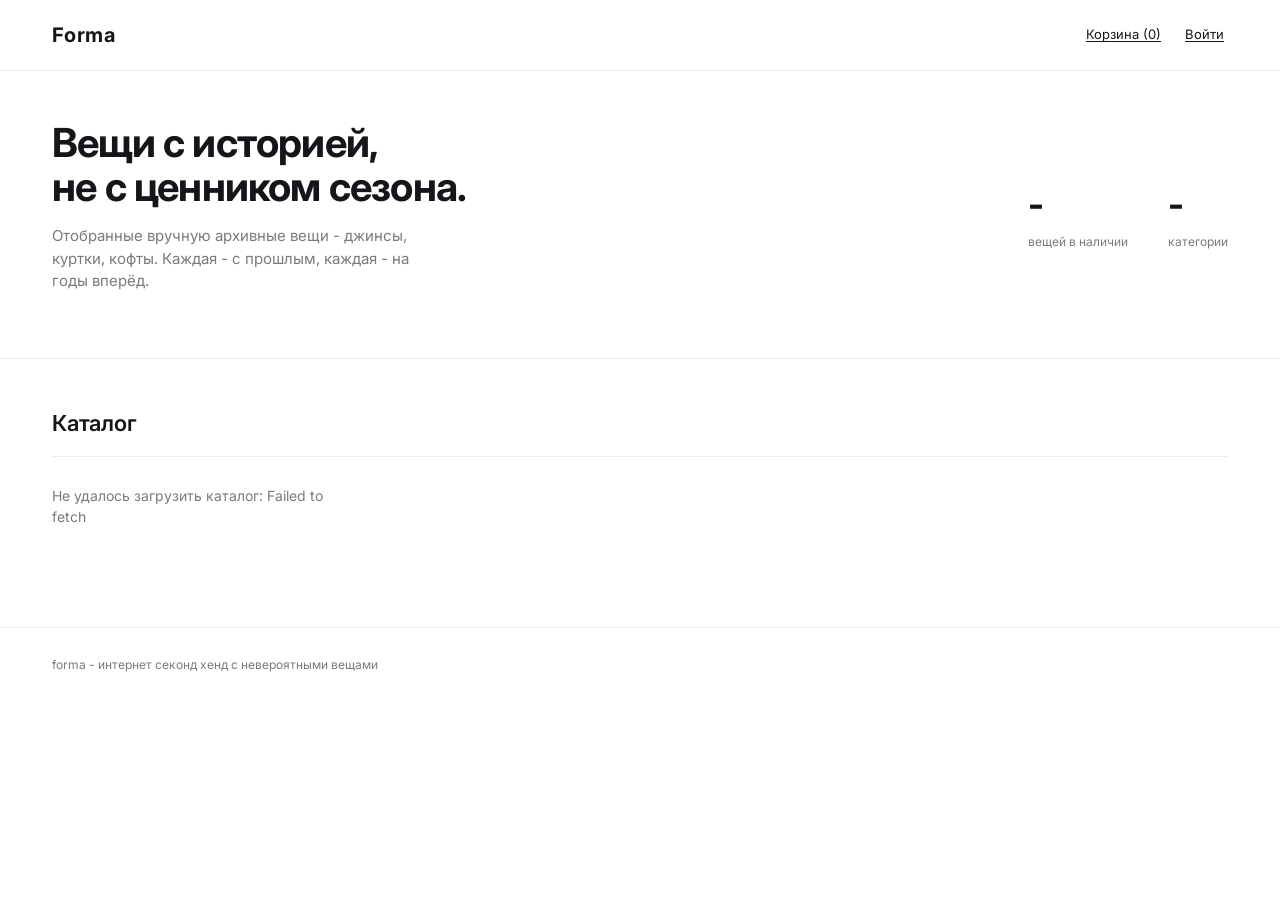
<file: frontend/index.html>
<!DOCTYPE html>
<html lang="ru">
<head>
<meta charset="UTF-8">
<meta name="viewport" content="width=device-width, initial-scale=1.0">
<title>forma - винтажная одежда</title>
<link rel="preconnect" href="https://fonts.googleapis.com">
<link href="https://fonts.googleapis.com/css2?family=Inter:wght@400;500;600;700&display=swap" rel="stylesheet">
<link rel="stylesheet" href="styles.css">
</head>
<body>

<header class="site-header" id="site-header"></header>

<section class="hero">
  <div class="wrap hero-grid">
    <div class="hero-copy">
      <h1>Вещи с историей,<br>не с ценником сезона.</h1>
      <p class="hero-sub">Отобранные вручную архивные вещи - джинсы, куртки, кофты. Каждая - с прошлым, каждая - на годы вперёд.</p>
    </div>
    <div class="hero-stats">
      <div class="stat"><span class="stat-num" id="stat-products">-</span><span class="stat-label">вещей в наличии</span></div>
      <div class="stat"><span class="stat-num" id="stat-categories">-</span><span class="stat-label">категории</span></div>
    </div>
  </div>
</section>

<main class="wrap">
  <section class="catalog">
    <div class="catalog-head">
      <h2>Каталог</h2>
      <div class="filter-row" id="category-filters"></div>
    </div>
    <div class="products" id="products"></div>
  </section>
</main>

<footer class="site-footer">
  <div class="wrap">forma - интернет секонд хенд с невероятными вещами</div>
</footer>

<div id="toast" class="toast"></div>

<script src="shared.js"></script>
<script>
let categories = [];
let allProducts = [];
let activeCategory = null;
let likedIds = new Set();

async function init() {
  await renderHeader();
  try {
    if (token) {
      const liked = await api("/products/liked");
      likedIds = new Set(liked.map(p => p.id));
    }
    await loadCategories();
    await loadProducts();
  } catch (e) {
    document.getElementById("products").innerHTML = `<div class="muted">Не удалось загрузить каталог: ${e.message}</div>`;
  }
}

async function loadCategories() {
  categories = await api("/categories/");
  document.getElementById("stat-categories").textContent = categories.length;

  const filters = document.getElementById("category-filters");
  filters.innerHTML =
    `<div class="filter-pill ${activeCategory === null ? 'active' : ''}" onclick="setFilter(null)">Все</div>` +
    categories.map(c => `<div class="filter-pill ${activeCategory === c.id ? 'active' : ''}" onclick="setFilter(${c.id})">${escapeHtml(c.name)}</div>`).join("");
}

function setFilter(categoryId) {
  activeCategory = categoryId;
  loadCategories();
  renderProducts();
}

async function loadProducts() {
  allProducts = await api("/products/");
  document.getElementById("stat-products").textContent = allProducts.length;
  renderProducts();
}

function renderProducts() {
  const container = document.getElementById("products");
  const list = activeCategory === null ? allProducts : allProducts.filter(p => p.category_id === activeCategory);

  if (list.length === 0) {
    container.innerHTML = `<div class="muted">В этой категории пока пусто.</div>`;
    return;
  }

  container.innerHTML = list.map(p => `
    <a class="product-card" href="product.html?id=${p.id}" onclick="return requireLoginToOpen(event)">
      <div class="product-image">
        ${p.image_url
          ? `<img src="${p.image_url}" alt="${escapeHtml(p.name)}" onerror="this.style.display='none'">`
          : `<div class="no-photo">без фото</div>`}
        <button class="like-heart ${likedIds.has(p.id) ? 'liked' : ''}" onclick="event.preventDefault(); toggleLike(${p.id})">♥</button>
      </div>
      <div class="product-name">${escapeHtml(p.name)}</div>
      <div class="product-meta">
        <span class="product-price">${p.price} ₽</span>
        <span class="muted">${p.stock_quantity} шт</span>
      </div>
      <div class="like-count">${p.likes_count} ${likeWord(p.likes_count)}</div>
    </a>
  `).join("");
}

function requireLoginToOpen(e) {
  //каталог виден всем, но открыть карточку конкретного товара можно только залогиненным
  if (!token) {
    e.preventDefault();
    toast("Войдите, чтобы посмотреть товар");
    window.location.href = "login.html";
    return false;
  }
  return true;
}

function likeWord(n) {
  const mod10 = n % 10;
  const mod100 = n % 100;
  if (mod10 === 1 && mod100 !== 11) return "лайк";
  if ([2, 3, 4].includes(mod10) && ![12, 13, 14].includes(mod100)) return "лайка";
  return "лайков";
}

async function toggleLike(productId) {
  if (!token) { toast("Сначала войдите", true); return; }
  try {
    const result = await api(`/products/${productId}/like`, { method: "POST" });
    if (result.liked) likedIds.add(productId);
    else likedIds.delete(productId);
    const product = allProducts.find(p => p.id === productId);
    if (product) product.likes_count = result.likes_count;
    renderProducts();
  } catch (e) { toast(e.message, true); }
}

init();
</script>
</body>
</html>
</file>
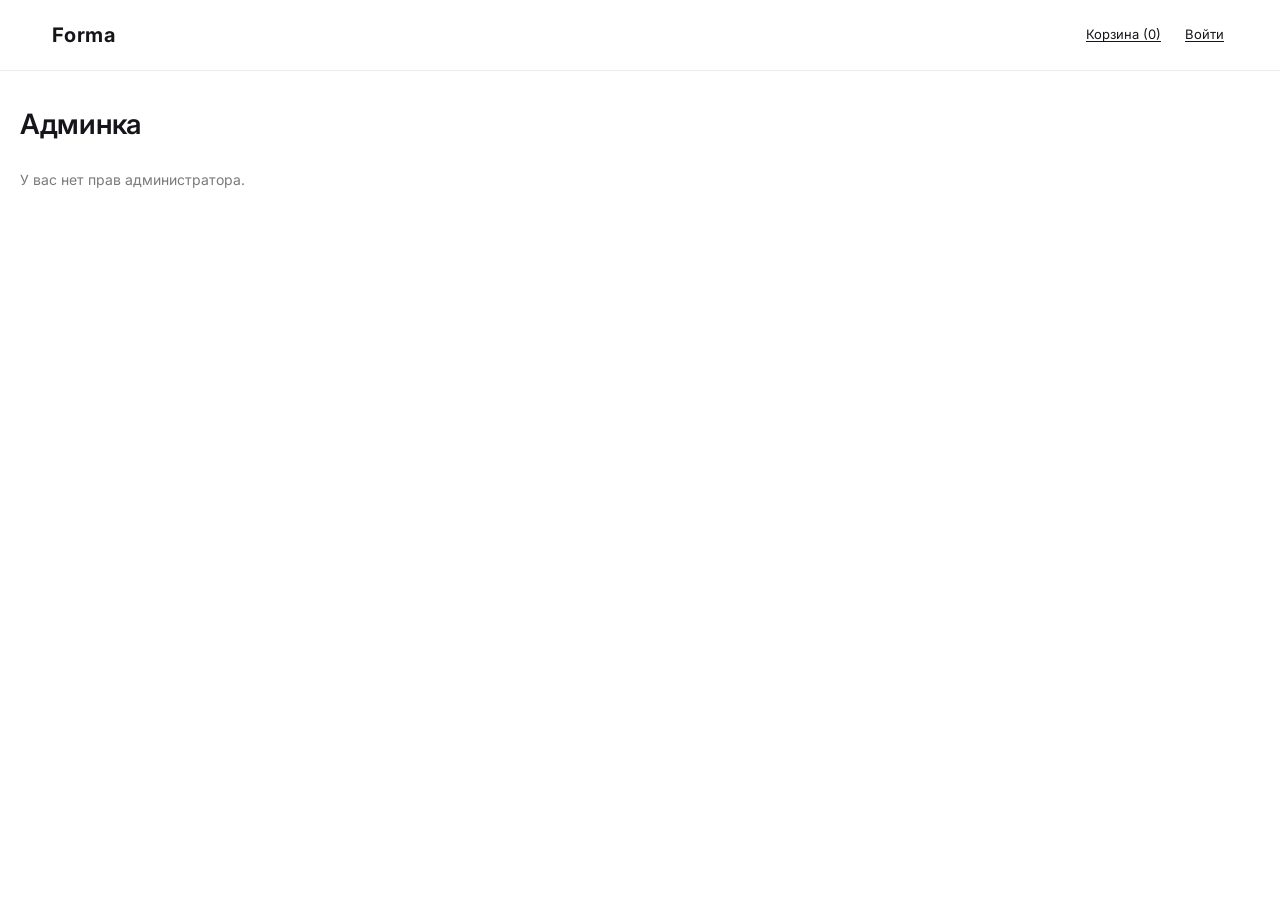
<file: frontend/admin.html>
<!DOCTYPE html>
<html lang="ru">
<head>
<meta charset="UTF-8">
<meta name="viewport" content="width=device-width, initial-scale=1.0">
<title>Админка - Forma</title>
<link rel="preconnect" href="https://fonts.googleapis.com">
<link href="https://fonts.googleapis.com/css2?family=Inter:wght@400;500;600;700&display=swap" rel="stylesheet">
<link rel="stylesheet" href="styles.css">
</head>
<body>

<header class="site-header" id="site-header"></header>

<main class="wrap admin-page">
  <h1>Админка</h1>
  <div id="not-admin" class="muted" style="display:none">У вас нет прав администратора.</div>

  <div id="admin-content" style="display:none">

    <section class="admin-section">
      <h2>Настройки</h2>
      <div class="admin-card">
        <h3>Telegram менеджера</h3>
        <p class="muted">Username без @, куда покупатели будут писать после оформления заказа.</p>
        <div class="field-row">
          <input id="manager-username" placeholder="username">
          <button class="btn-solid" onclick="saveManagerUsername()">Сохранить</button>
        </div>
      </div>
    </section>

    <section class="admin-section">
      <h2>Каталог</h2>
      <div class="admin-grid">
        <div class="admin-card">
          <h3>Новая категория</h3>
          <div class="field-row">
            <input id="cat-name" placeholder="Название">
            <button class="btn-solid" onclick="createCategory()">Добавить</button>
          </div>
        </div>
        <div class="admin-card">
          <h3>Новый товар</h3>
          <div class="field-stack">
            <input id="prod-name" placeholder="Название">
            <div class="field-row">
              <input id="prod-price" placeholder="Цена, ₽" type="number">
              <input id="prod-stock" placeholder="Остаток" type="number">
            </div>
            <select id="prod-category"></select>
            <div class="field-stack">
              <label class="muted" style="font-size:12px">Фото товара (можно несколько)</label>
              <input id="prod-image-file" type="file" accept=".jpg,.jpeg,.png,.webp" multiple>
              <div id="prod-image-preview"></div>
            </div>
            <textarea id="prod-description" placeholder="Описание (необязательно)" rows="2"></textarea>
            <button class="btn-solid" onclick="createProduct()">Добавить товар</button>
          </div>
        </div>
      </div>
    </section>

    <section class="admin-section">
      <h2>Категории</h2>
      <table class="admin-table" id="categories-table"></table>
    </section>

    <section class="admin-section">
      <h2>Товары <span class="muted">(артикул виден в первой колонке)</span></h2>
      <table class="admin-table" id="products-table"></table>
    </section>

    <section class="admin-section">
      <h2>Заказы</h2>
      <table class="admin-table" id="orders-table"></table>
    </section>

    <section class="admin-section">
      <h2>Статистика</h2>
      <button class="btn-outline" onclick="loadDashboard()">Обновить</button>
      <pre id="dashboard-output" class="dashboard-output"></pre>
    </section>

  </div>
</main>

<div id="toast" class="toast"></div>

<script src="shared.js"></script>
<script>
let categories = [];
let selectedFiles = [];

async function init() {
  const user = await renderHeader();
  if (!user || user.role !== "admin") {
    document.getElementById("not-admin").style.display = "block";
    return;
  }
  document.getElementById("admin-content").style.display = "block";
  document.getElementById("manager-username").value = getManagerUsername();

  document.getElementById("prod-image-file").addEventListener("change", (e) => {
    selectedFiles = selectedFiles.concat(Array.from(e.target.files));
    e.target.value = "";
    renderImagePreview();
  });

  await loadCategories();
  await loadCategoriesTable();
  await loadProductsTable();
  await loadOrdersTable();
}

function saveManagerUsername() {
  const value = document.getElementById("manager-username").value.trim();
  if (!value) return;
  setManagerUsername(value);
  toast("Сохранено");
}

async function loadCategories() {
  categories = await api("/categories/");
  const select = document.getElementById("prod-category");
  select.innerHTML = categories.map(c => `<option value="${c.id}">${escapeHtml(c.name)}</option>`).join("");
}

async function createCategory() {
  try {
    const name = document.getElementById("cat-name").value.trim();
    if (!name) return;
    await api("/categories/", { method: "POST", body: JSON.stringify({ name, discount_percent: 0 }) });
    document.getElementById("cat-name").value = "";
    toast("Категория добавлена");
    await loadCategories();
    await loadCategoriesTable();
  } catch (e) { toast(e.message, true); }
}

async function loadCategoriesTable() {
  const list = await api("/categories/");
  const table = document.getElementById("categories-table");
  if (list.length === 0) {
    table.innerHTML = `<tr><td class="muted">Пока нет категорий</td></tr>`;
    return;
  }
  table.innerHTML = `
    <tr><th>ID</th><th>Название</th><th></th></tr>
    ${list.map(c => `
      <tr>
        <td>#${c.id}</td>
        <td>${escapeHtml(c.name)}</td>
        <td><button class="btn-text" onclick="deleteCategory(${c.id})">удалить</button></td>
      </tr>
    `).join("")}
  `;
}

async function deleteCategory(categoryId) {
  if (!confirm("Удалить категорию?")) return;
  try {
    await api(`/admin/categories/${categoryId}`, { method: "DELETE" });
    toast("Категория удалена");
    await loadCategories();
    await loadCategoriesTable();
  } catch (e) { toast(e.message, true); }
}

function renderImagePreview() {
  const preview = document.getElementById("prod-image-preview");
  preview.innerHTML = selectedFiles.map((file, i) => {
    const url = URL.createObjectURL(file);
    return `
      <div style="position:relative; display:inline-block; margin:6px 6px 0 0">
        <img src="${url}" style="width:60px;height:60px;object-fit:cover;border-radius:4px">
        <button onclick="removeSelectedFile(${i})" style="position:absolute;top:-6px;right:-6px;width:18px;height:18px;border-radius:50%;background:#c0392b;color:#fff;border:none;font-size:11px;cursor:pointer;padding:0">×</button>
      </div>
    `;
  }).join("");
}

function removeSelectedFile(index) {
  selectedFiles.splice(index, 1);
  renderImagePreview();
}

async function createProduct() {
  try {
    const files = selectedFiles;

    const body = {
      name: document.getElementById("prod-name").value.trim(),
      price: parseFloat(document.getElementById("prod-price").value),
      stock_quantity: parseInt(document.getElementById("prod-stock").value) || 0,
      category_id: parseInt(document.getElementById("prod-category").value),
      image_url: null,
      description: document.getElementById("prod-description").value.trim() || null,
    };
    if (!body.name || !body.price || !body.category_id) {
      toast("Заполни название, цену и категорию", true);
      return;
    }

    const product = await api("/products/", { method: "POST", body: JSON.stringify(body) });

    if (files.length > 0) {
      const images = await uploadProductImages(product.id, files);
      //первое загруженное фото становится обложкой товара, показывается в каталоге
      await api(`/admin/products/${product.id}`, {
        method: "PUT",
        body: JSON.stringify({ image_url: images[0].url.startsWith("http") ? images[0].url : API + images[0].url }),
      });
    }

    document.getElementById("prod-name").value = "";
    document.getElementById("prod-price").value = "";
    document.getElementById("prod-stock").value = "";
    selectedFiles = [];
    document.getElementById("prod-image-preview").innerHTML = "";
    document.getElementById("prod-description").value = "";
    toast("Товар добавлен");
    await loadProductsTable();
  } catch (e) { toast(e.message, true); }
}

async function uploadProductImages(productId, files) {
  const formData = new FormData();
  files.forEach(file => formData.append("files", file));
  const res = await fetch(`${API}/admin/products/${productId}/images`, {
    method: "POST",
    headers: { "Authorization": "Bearer " + token },
    body: formData,
  });
  const data = await res.json();
  if (!res.ok) throw new Error(data.detail || "Ошибка загрузки фото");
  //бэкенд отдает относительные пути, добавляем API-хост чтобы картинки открывались с любой страницы
  return data.map(img => ({ ...img, url: API + img.url }));
}

async function loadProductsTable() {
  const products = await api("/products/");
  const table = document.getElementById("products-table");
  table.innerHTML = `
    <tr><th>ID</th><th>Название</th><th>Цена</th><th>Остаток</th><th>Лайки</th><th></th></tr>
    ${products.map(p => `
      <tr>
        <td>#${p.id}</td>
        <td>${escapeHtml(p.name)}</td>
        <td>${p.price} ₽</td>
        <td>${p.stock_quantity}</td>
        <td>${p.likes_count}</td>
        <td><button class="btn-text" onclick="deleteProduct(${p.id})">удалить</button></td>
      </tr>
    `).join("")}
  `;
}

async function deleteProduct(productId) {
  if (!confirm("Удалить товар?")) return;
  try {
    await api(`/admin/products/${productId}`, { method: "DELETE" });
    toast("Товар удален");
    await loadProductsTable();
  } catch (e) { toast(e.message, true); }
}

const STATUS_LABELS = {
  created: "Создан",
  processing: "Обрабатывается",
  shipping: "В пути",
  completed: "Выполнен",
};

const STATUS_COLORS = {
  created: "#d9b84a",
  processing: "#d9b84a",
  shipping: "#d9b84a",
  completed: "#3fa35f",
};

async function loadOrdersTable() {
  try {
    const orders = await api("/admin/orders");
    const table = document.getElementById("orders-table");
    if (orders.length === 0) {
      table.innerHTML = `<tr><td class="muted">Заказов пока нет</td></tr>`;
      return;
    }
    table.innerHTML = `
      <tr><th>ID</th><th>Юзер</th><th>Товары</th><th>Дата</th><th>Статус</th></tr>
      ${orders.map(o => `
        <tr>
          <td>#${o.id}</td>
          <td>user #${o.user_id}</td>
          <td>${o.items.map(i => `#${i.product_id} × ${i.quantity}`).join(", ")}</td>
          <td>${new Date(o.created_at).toLocaleString("ru")}</td>
          <td>
            <span style="display:inline-block;width:10px;height:10px;border-radius:2px;background:${STATUS_COLORS[o.status]};margin-right:6px;vertical-align:middle"></span>
            <select onchange="changeOrderStatus(${o.id}, this.value)" style="font-size:12px;padding:4px 6px">
              ${Object.entries(STATUS_LABELS).map(([value, label]) =>
                `<option value="${value}" ${o.status === value ? "selected" : ""}>${label}</option>`
              ).join("")}
            </select>
          </td>
        </tr>
      `).join("")}
    `;
  } catch (e) { toast(e.message, true); }
}

async function changeOrderStatus(orderId, newStatus) {
  try {
    await api(`/admin/orders/${orderId}/status`, {
      method: "PUT",
      body: JSON.stringify({ status: newStatus }),
    });
    toast("Статус обновлен");
    await loadOrdersTable();
  } catch (e) {
    toast(e.message, true);
    await loadOrdersTable();
    //перезагружаем таблицу чтобы вернуть select к реальному статусу, если запрос не прошел
  }
}

async function loadDashboard() {
  try {
    const data = await api("/admin/dashboard");
    document.getElementById("dashboard-output").textContent = JSON.stringify(data, null, 2);
  } catch (e) { toast(e.message, true); }
}

init();
</script>
</body>
</html>
</file>
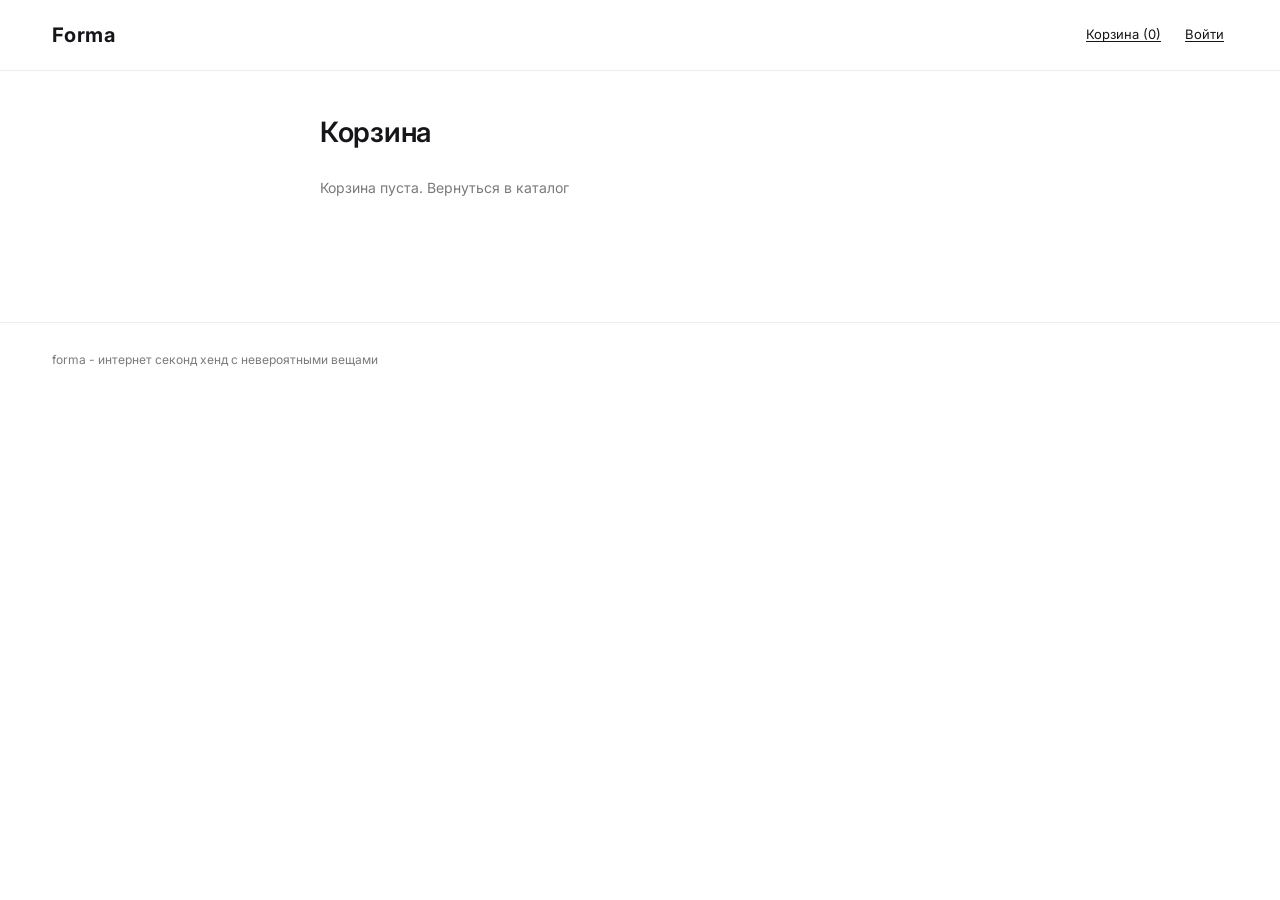
<file: frontend/cart.html>
<!DOCTYPE html>
<html lang="ru">
<head>
<meta charset="UTF-8">
<meta name="viewport" content="width=device-width, initial-scale=1.0">
<title>Корзина - Forma</title>
<link rel="preconnect" href="https://fonts.googleapis.com">
<link href="https://fonts.googleapis.com/css2?family=Inter:wght@400;500;600;700&display=swap" rel="stylesheet">
<link rel="stylesheet" href="styles.css">
</head>
<body>

<header class="site-header" id="site-header"></header>

<main class="wrap cart-page">
  <h1>Корзина</h1>

  <div id="cart-list" class="cart-list">Пусто</div>

  <div class="cart-summary" id="cart-summary" style="display:none">
    <div class="field-row">
      <input id="promo-code" placeholder="промокод">
      <button class="btn-outline" onclick="previewCart()">Применить</button>
    </div>
    <div id="cart-preview" class="cart-preview"></div>
    <button class="btn-solid full" onclick="placeOrder()">Оформить заказ</button>
  </div>

  <div id="order-result" class="order-result" style="display:none">
    <h2>Заказ оформлен</h2>
    <p class="muted">Скопируй текст ниже и отправь нашему менеджеру - он свяжется с тобой и организует доставку.</p>
    <textarea id="order-message" class="order-message" readonly></textarea>
    <div class="field-row">
      <button class="btn-outline" onclick="copyOrderMessage()">Скопировать текст</button>
      <a id="telegram-link" class="btn-solid" href="#" target="_blank">Написать в Telegram</a>
    </div>
  </div>
</main>

<footer class="site-footer">
  <div class="wrap">forma - интернет секонд хенд с невероятными вещами</div>
</footer>

<div id="toast" class="toast"></div>

<script src="shared.js"></script>
<script>
let lastPreview = null;

async function init() {
  await renderHeader();
  renderCart();
}

function renderCart() {
  const cart = getCart();
  const listEl = document.getElementById("cart-list");
  const summaryEl = document.getElementById("cart-summary");

  if (cart.length === 0) {
    listEl.innerHTML = `<div class="muted">Корзина пуста. <a href="index.html">Вернуться в каталог</a></div>`;
    summaryEl.style.display = "none";
    return;
  }

  summaryEl.style.display = "flex";
  listEl.innerHTML = cart.map(i => `
    <div class="cart-row">
      <span class="cart-row-name">${escapeHtml(i.name)}</span>
      <div class="cart-row-qty">
        <button class="qty-btn" onclick="changeQty(${i.product_id}, ${i.quantity - 1})">−</button>
        <span>${i.quantity}</span>
        <button class="qty-btn" onclick="changeQty(${i.product_id}, ${i.quantity + 1})">+</button>
      </div>
      <span class="cart-row-price">${i.price * i.quantity} ₽</span>
      <button class="btn-text" onclick="changeQty(${i.product_id}, 0)">убрать</button>
    </div>
  `).join("");
}

function changeQty(productId, quantity) {
  updateCartQuantity(productId, quantity);
  renderCart();
  document.getElementById("cart-preview").innerHTML = "";
}

async function previewCart() {
  const cart = getCart();
  if (cart.length === 0) return;
  try {
    const body = {
      items: cart.map(i => ({ product_id: i.product_id, quantity: i.quantity })),
      promo_code: document.getElementById("promo-code").value.trim() || null,
    };
    lastPreview = await api("/cart/preview", { method: "POST", body: JSON.stringify(body) });
    document.getElementById("cart-preview").innerHTML = `
      Сумма: ${lastPreview.subtotal} ₽<br>
      Скидка: ${lastPreview.discount_amount} ₽<br>
      <b>Итого: ${lastPreview.total} ₽</b><br>
      ${lastPreview.message ? `<span class="muted">${lastPreview.message}</span>` : ""}
    `;
  } catch (e) { toast(e.message, true); }
}

async function placeOrder() {
  if (!token) { toast("Сначала войдите", true); return; }
  const cart = getCart();
  if (cart.length === 0) return;

  try {
    const body = { items: cart.map(i => ({ product_id: i.product_id, quantity: i.quantity })) };
    const order = await api("/orders/", { method: "POST", body: JSON.stringify(body) });

    const lines = cart.map(i =>
      `Артикул: #${i.product_id}\nТовар: ${i.name}\nКоличество: ${i.quantity}`
    );
    const total = lastPreview ? lastPreview.total : cart.reduce((s, i) => s + i.price * i.quantity, 0);
    const promo = document.getElementById("promo-code").value.trim();

    const message = [
      `Заказ №${order.id}:`,
      "",
      lines.join("\n\n"),
      "",
      promo ? `Промокод: ${promo}` : null,
      `Итого: ${total} ₽`,
      "",
      `Менеджер: @${getManagerUsername()}`,
      `Отправьте это сообщение нашему менеджеру в Telegram, чтобы оформить доставку.`,
    ].filter(line => line !== null).join("\n");

    document.getElementById("order-message").value = message;
    document.getElementById("telegram-link").href = `https://t.me/${getManagerUsername()}`;
    document.getElementById("order-result").style.display = "block";
    document.getElementById("cart-summary").style.display = "none";

    saveCart([]);
    document.getElementById("cart-list").innerHTML = "";
    toast("Заказ создан");
  } catch (e) { toast(e.message, true); }
}

function copyOrderMessage() {
  const textarea = document.getElementById("order-message");
  textarea.select();
  navigator.clipboard.writeText(textarea.value).then(() => toast("Скопировано"));
}

init();
</script>
</body>
</html>
</file>
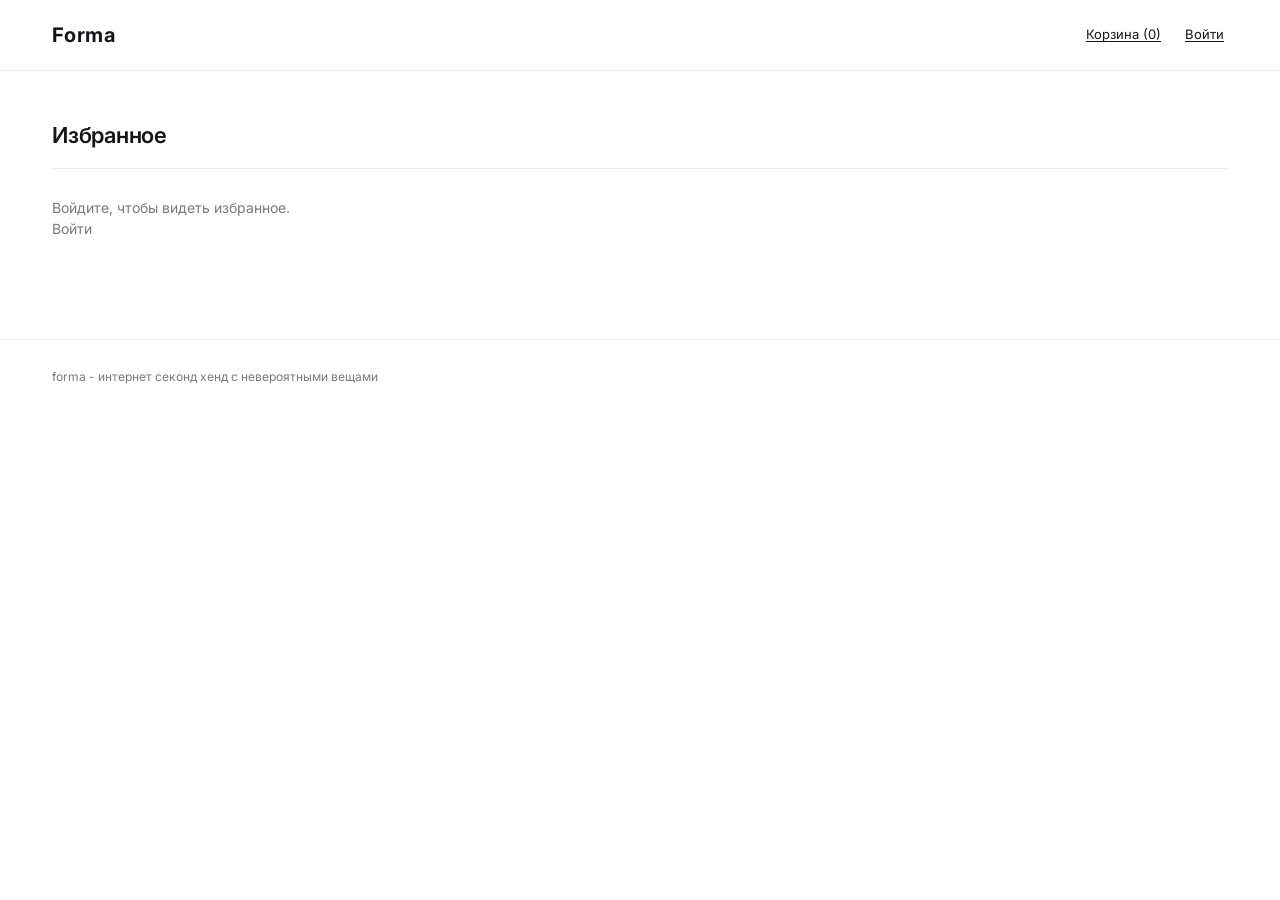
<file: frontend/favorites.html>
<!DOCTYPE html>
<html lang="ru">
<head>
<meta charset="UTF-8">
<meta name="viewport" content="width=device-width, initial-scale=1.0">
<title>Избранное - Forma</title>
<link rel="preconnect" href="https://fonts.googleapis.com">
<link href="https://fonts.googleapis.com/css2?family=Inter:wght@400;500;600;700&display=swap" rel="stylesheet">
<link rel="stylesheet" href="styles.css">
</head>
<body>

<header class="site-header" id="site-header"></header>

<main class="wrap">
  <section class="catalog">
    <div class="catalog-head">
      <h2>Избранное</h2>
    </div>
    <div class="products" id="products"></div>
  </section>
</main>

<footer class="site-footer">
  <div class="wrap">forma - интернет секонд хенд с невероятными вещами</div>
</footer>

<div id="toast" class="toast"></div>

<script src="shared.js"></script>
<script>
async function init() {
  const user = await renderHeader();
  if (!user) {
    document.getElementById("products").innerHTML = `<div class="muted">Войдите, чтобы видеть избранное. <a href="login.html">Войти</a></div>`;
    return;
  }
  await loadLiked();
}

async function loadLiked() {
  try {
    const products = await api("/products/liked");
    renderProducts(products);
  } catch (e) { toast(e.message, true); }
}

function renderProducts(list) {
  const container = document.getElementById("products");
  if (list.length === 0) {
    container.innerHTML = `<div class="muted">Пока ничего не лайкнуто. <a href="index.html">В каталог</a></div>`;
    return;
  }
  container.innerHTML = list.map(p => `
    <a class="product-card" href="product.html?id=${p.id}">
      <div class="product-image">
        ${p.image_url
          ? `<img src="${p.image_url}" alt="${escapeHtml(p.name)}" onerror="this.style.display='none'">`
          : `<div class="no-photo">без фото</div>`}
        <button class="like-heart liked" onclick="event.preventDefault(); toggleLike(${p.id})">♥</button>
      </div>
      <div class="product-name">${escapeHtml(p.name)}</div>
      <div class="product-meta">
        <span class="product-price">${p.price} ₽</span>
        <span class="muted">${p.stock_quantity} шт</span>
      </div>
    </a>
  `).join("");
}

async function toggleLike(productId) {
  try {
    await api(`/products/${productId}/like`, { method: "POST" });
    await loadLiked();
    //снятие лайка тут же убирает товар со страницы избранного
  } catch (e) { toast(e.message, true); }
}

init();
</script>
</body>
</html>
</file>
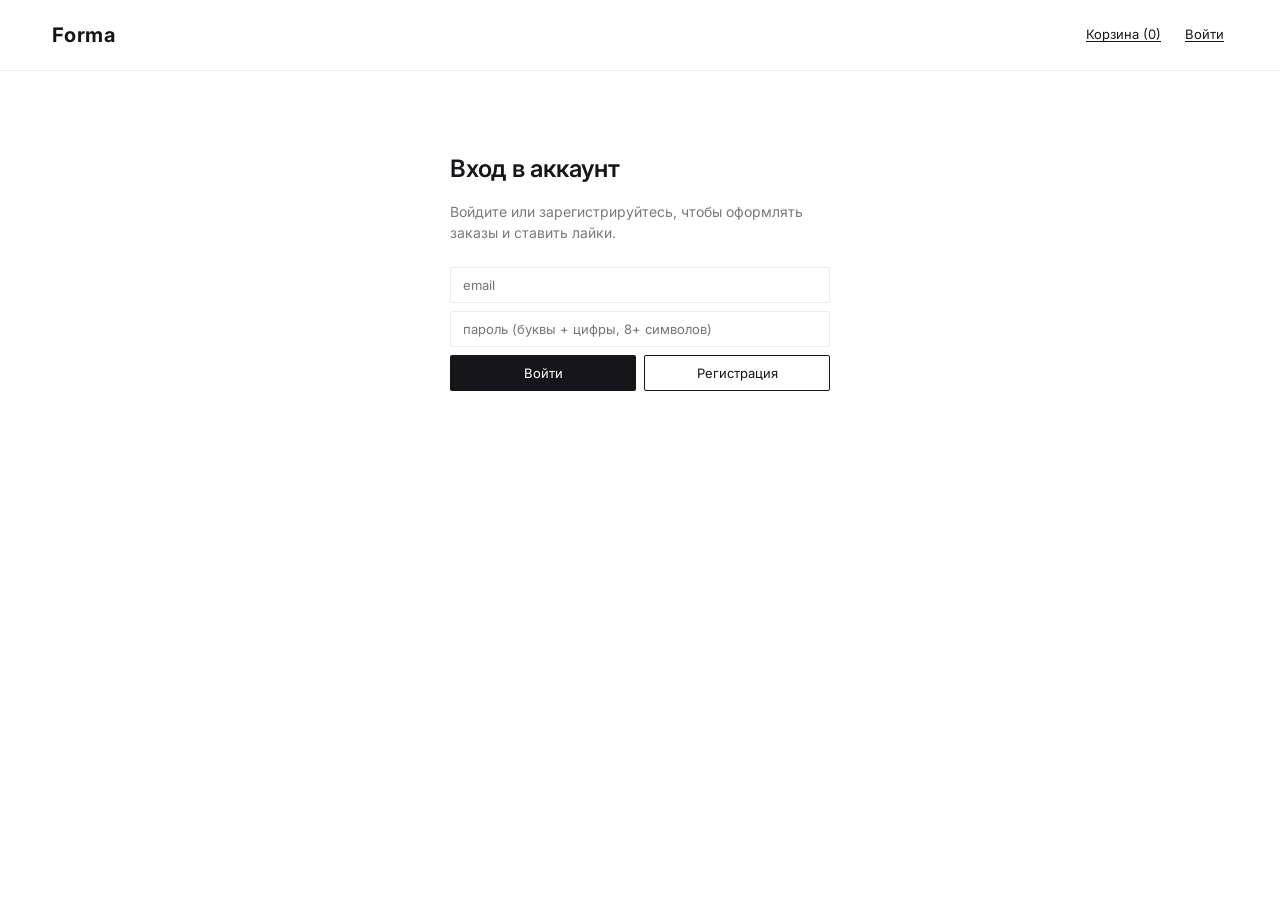
<file: frontend/login.html>
<!DOCTYPE html>
<html lang="ru">
<head>
<meta charset="UTF-8">
<meta name="viewport" content="width=device-width, initial-scale=1.0">
<title>Вход - forma</title>
<link rel="preconnect" href="https://fonts.googleapis.com">
<link href="https://fonts.googleapis.com/css2?family=Inter:wght@400;500;600;700&display=swap" rel="stylesheet">
<link rel="stylesheet" href="styles.css">
</head>
<body>

<header class="site-header" id="site-header"></header>

<main class="wrap auth-page">
  <div class="auth-card">
    <h1>Вход в аккаунт</h1>
    <p class="muted">Войдите или зарегистрируйтесь, чтобы оформлять заказы и ставить лайки.</p>

    <div class="field-stack">
      <input id="auth-email" type="email" placeholder="email">
      <input id="auth-password" type="password" placeholder="пароль (буквы + цифры, 8+ символов)">
      <div class="field-row">
        <button class="btn-solid full" onclick="login()">Войти</button>
        <button class="btn-outline full" onclick="register()">Регистрация</button>
      </div>
    </div>
  </div>
</main>

<div id="toast" class="toast"></div>

<script src="shared.js"></script>
<script>
async function register() {
  try {
    const email = document.getElementById("auth-email").value;
    const password = document.getElementById("auth-password").value;
    await api("/auth/register", { method: "POST", body: JSON.stringify({ email, password }) });
    toast("Аккаунт создан, входим");
    await login();
  } catch (e) { toast(e.message, true); }
}

async function login() {
  try {
    const email = document.getElementById("auth-email").value;
    const password = document.getElementById("auth-password").value;
    const data = await api("/auth/login", { method: "POST", body: JSON.stringify({ email, password }) });
    token = data.access_token;
    localStorage.setItem("token", token);
    toast("Добро пожаловать");
    window.location.href = "index.html";
  } catch (e) { toast(e.message, true); }
}

renderHeader();
</script>
</body>
</html>
</file>
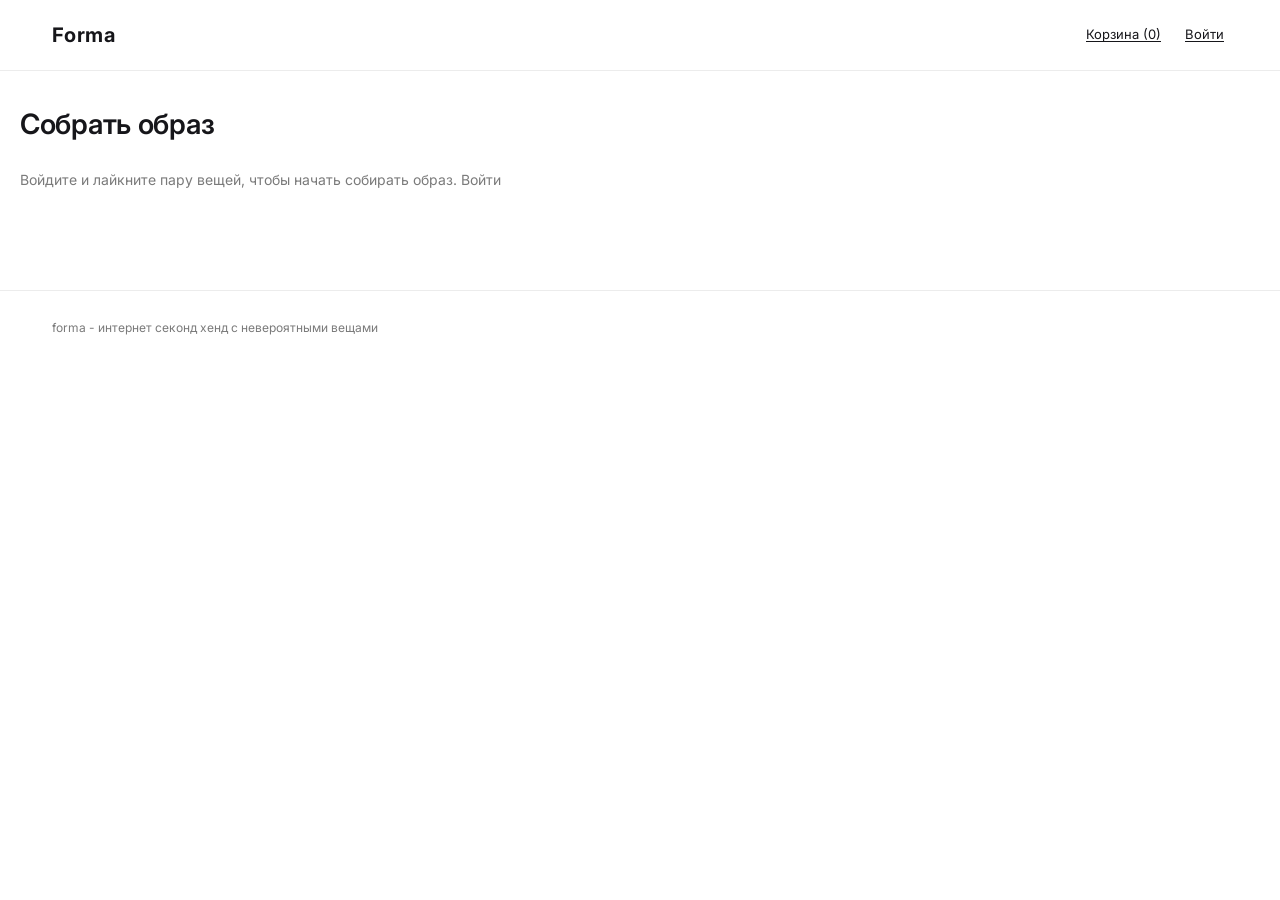
<file: frontend/outfit.html>
<!DOCTYPE html>
<html lang="ru">
<head>
<meta charset="UTF-8">
<meta name="viewport" content="width=device-width, initial-scale=1.0">
<title>Собрать образ - forma</title>
<link rel="preconnect" href="https://fonts.googleapis.com">
<link href="https://fonts.googleapis.com/css2?family=Inter:wght@400;500;600;700&display=swap" rel="stylesheet">
<link rel="stylesheet" href="styles.css">
</head>
<body>

<header class="site-header" id="site-header"></header>

<main class="wrap outfit-page">
  <h1>Собрать образ</h1>
  <div id="need-login" class="muted" style="display:none">Войдите и лайкните пару вещей, чтобы начать собирать образ. <a href="login.html">Войти</a></div>

  <div id="builder" style="display:none">
    <div class="outfit-layout">

      <div class="outfit-panel">
        <h3>Избранное</h3>
        <div id="thumbs" class="outfit-thumbs">Загрузка…</div>
      </div>

      <div class="outfit-canvas-wrap">
        <div class="outfit-canvas" id="canvas"></div>
        <div class="outfit-controls">
          <button class="btn-outline" onclick="clearCanvas()">Очистить</button>
          <button class="btn-solid" onclick="saveOutfit()">Сохранить образ</button>
        </div>
      </div>

      <div class="outfit-panel">
        <h3>Мои образы</h3>
        <div id="saved-list" class="outfit-saved-list"></div>
      </div>

    </div>
  </div>
</main>

<footer class="site-footer">
  <div class="wrap">forma - интернет секонд хенд с невероятными вещами</div>
</footer>

<div id="toast" class="toast"></div>

<script src="shared.js"></script>
<script>
let canvasItems = []; // { id, url, x, y, width, height, zIndex }
let nextZIndex = 1;
let selectedId = null;
let idCounter = 0;

async function init() {
  const user = await renderHeader();
  if (!user) {
    document.getElementById("need-login").style.display = "block";
    return;
  }
  document.getElementById("builder").style.display = "block";
  await loadThumbs();
  renderSavedList();
}

async function loadThumbs() {
  try {
    const products = await api("/products/liked");
    const container = document.getElementById("thumbs");
    if (products.length === 0) {
      container.innerHTML = `<div class="muted">Пока нет лайкнутых вещей. <a href="index.html">В каталог</a></div>`;
      return;
    }
    container.innerHTML = products.map(p => `
      <div class="outfit-thumb" onclick="addToCanvas('${p.image_url || ''}', '${escapeHtml(p.name)}')">
        ${p.image_url ? `<img src="${p.image_url}">` : `<div class="no-photo" style="width:40px;height:40px"></div>`}
        <span>${escapeHtml(p.name)}</span>
      </div>
    `).join("");
  } catch (e) { toast(e.message, true); }
}

function addToCanvas(url, name) {
  if (!url) { toast("У этого товара нет фото", true); return; }
  const item = {
    id: `item-${idCounter++}`,
    url,
    x: 160,
    y: 200,
    width: 160,
    height: 160,
    zIndex: nextZIndex++,
  };
  canvasItems.push(item);
  renderCanvas();
  selectItem(item.id);
}

function renderCanvas() {
  const canvas = document.getElementById("canvas");
  canvas.innerHTML = canvasItems.map(item => `
    <div class="outfit-item ${item.id === selectedId ? 'selected' : ''}"
         id="${item.id}"
         style="left:${item.x}px; top:${item.y}px; width:${item.width}px; height:${item.height}px; z-index:${item.zIndex}">
      <img src="${item.url}" draggable="false" onpointerdown="onItemPointerDown(event, '${item.id}')">
      <div class="outfit-resize-handle" onpointerdown="onResizePointerDown(event, '${item.id}')"></div>
      <button class="outfit-item-remove" onpointerdown="removeItem(event, '${item.id}')">×</button>
    </div>
  `).join("");
}

function selectItem(id) {
  selectedId = id;
  const item = canvasItems.find(i => i.id === id);
  if (item) item.zIndex = nextZIndex++;
  renderCanvas();
}

function removeItem(e, id) {
  e.stopPropagation();
  e.preventDefault();
  canvasItems = canvasItems.filter(i => i.id !== id);
  selectedId = null;
  renderCanvas();
}

function clearCanvas() {
  canvasItems = [];
  selectedId = null;
  renderCanvas();
}

// ---------- drag ----------

let dragState = null;

function onItemPointerDown(e, id) {
  selectItem(id);
  const item = canvasItems.find(i => i.id === id);
  dragState = {
    id,
    startX: e.clientX,
    startY: e.clientY,
    origX: item.x,
    origY: item.y,
  };
  document.addEventListener("pointermove", onDragMove);
  document.addEventListener("pointerup", onDragEnd);
}

function onDragMove(e) {
  if (!dragState) return;
  const item = canvasItems.find(i => i.id === dragState.id);
  if (!item) return;
  const dx = e.clientX - dragState.startX;
  const dy = e.clientY - dragState.startY;
  item.x = dragState.origX + dx;
  item.y = dragState.origY + dy;
  renderCanvas();
}

function onDragEnd() {
  dragState = null;
  document.removeEventListener("pointermove", onDragMove);
  document.removeEventListener("pointerup", onDragEnd);
}

// ---------- resize ----------

let resizeState = null;

function onResizePointerDown(e, id) {
  e.stopPropagation();
  selectItem(id);
  const item = canvasItems.find(i => i.id === id);
  resizeState = {
    id,
    startX: e.clientX,
    startY: e.clientY,
    origWidth: item.width,
    origHeight: item.height,
  };
  document.addEventListener("pointermove", onResizeMove);
  document.addEventListener("pointerup", onResizeEnd);
}

function onResizeMove(e) {
  if (!resizeState) return;
  const item = canvasItems.find(i => i.id === resizeState.id);
  if (!item) return;
  const dx = e.clientX - resizeState.startX;
  //ресайз пропорциональный, тянем только по X, высоту считаем от того же соотношения
  const ratio = resizeState.origHeight / resizeState.origWidth;
  const newWidth = Math.max(40, resizeState.origWidth + dx);
  item.width = newWidth;
  item.height = newWidth * ratio;
  renderCanvas();
}

function onResizeEnd() {
  resizeState = null;
  document.removeEventListener("pointermove", onResizeMove);
  document.removeEventListener("pointerup", onResizeEnd);
}

// ---------- save / load ----------

function getSavedOutfits() {
  try {
    return JSON.parse(localStorage.getItem("outfits") || "[]");
  } catch { return []; }
}

function saveOutfit() {
  if (canvasItems.length === 0) { toast("Холст пуст", true); return; }
  const name = prompt("Название образа:", "Мой образ");
  if (!name) return;

  const outfits = getSavedOutfits();
  outfits.push({ id: Date.now(), name, items: canvasItems });
  localStorage.setItem("outfits", JSON.stringify(outfits));
  toast("Образ сохранен");
  renderSavedList();
}

function renderSavedList() {
  const outfits = getSavedOutfits();
  const container = document.getElementById("saved-list");
  if (outfits.length === 0) {
    container.innerHTML = `<div class="muted" style="font-size:12px">Пока нет сохраненных</div>`;
    return;
  }
  container.innerHTML = outfits.map(o => `
    <div class="outfit-saved-item">
      <span onclick="loadOutfit(${o.id})" style="cursor:pointer">${escapeHtml(o.name)}</span>
      <button class="btn-text" onclick="deleteOutfit(${o.id})">×</button>
    </div>
  `).join("");
}

function loadOutfit(id) {
  const outfits = getSavedOutfits();
  const outfit = outfits.find(o => o.id === id);
  if (!outfit) return;
  canvasItems = outfit.items.map(i => ({ ...i }));
  idCounter = canvasItems.length;
  nextZIndex = Math.max(1, ...canvasItems.map(i => i.zIndex)) + 1;
  selectedId = null;
  renderCanvas();
  toast(`Образ «${outfit.name}» загружен`);
}

function deleteOutfit(id) {
  const outfits = getSavedOutfits().filter(o => o.id !== id);
  localStorage.setItem("outfits", JSON.stringify(outfits));
  renderSavedList();
}

init();
</script>
</body>
</html>
</file>
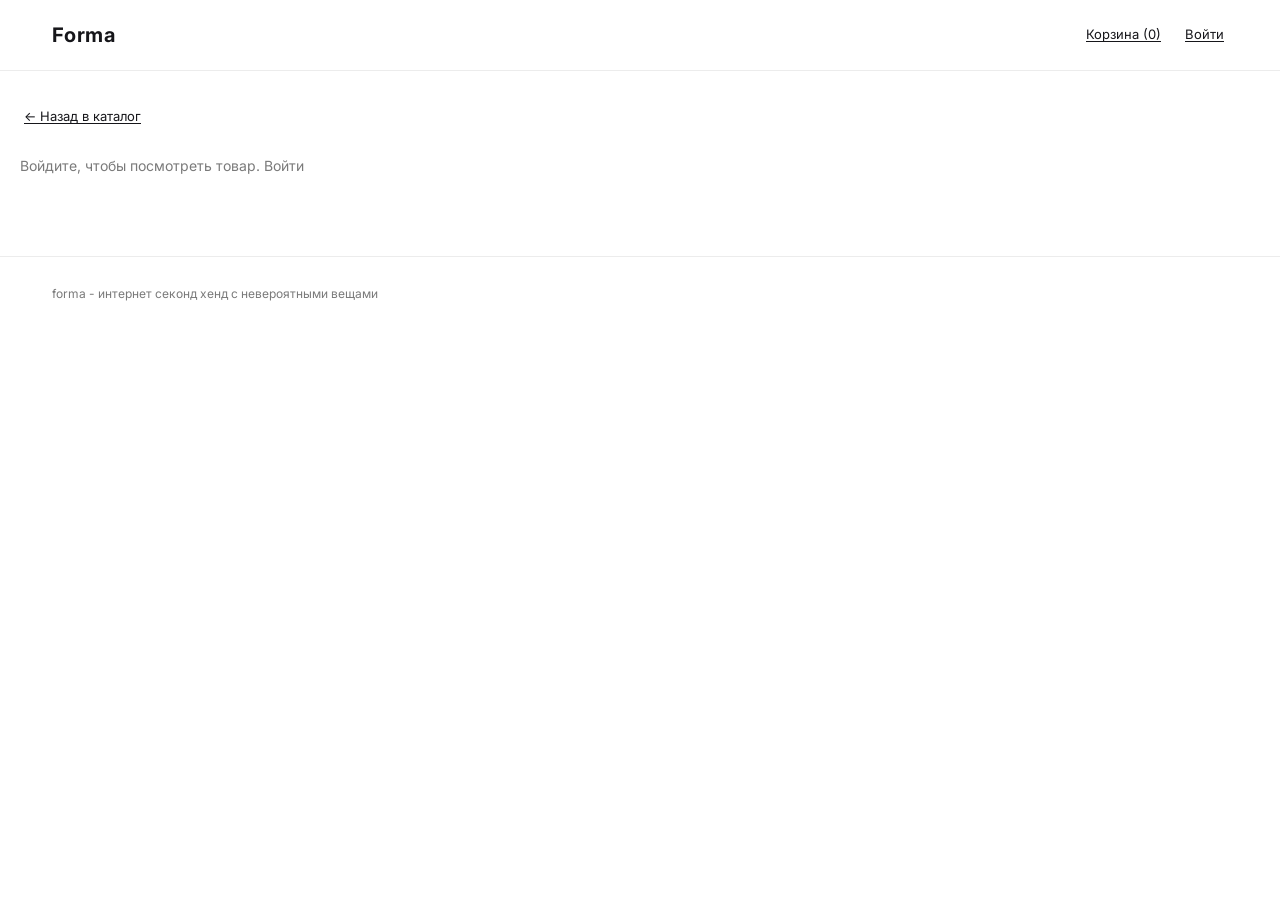
<file: frontend/product.html>
<!DOCTYPE html>
<html lang="ru">
<head>
<meta charset="UTF-8">
<meta name="viewport" content="width=device-width, initial-scale=1.0">
<title>Товар - forma</title>
<link rel="preconnect" href="https://fonts.googleapis.com">
<link href="https://fonts.googleapis.com/css2?family=Inter:wght@400;500;600;700&display=swap" rel="stylesheet">
<link rel="stylesheet" href="styles.css">
</head>
<body>

<header class="site-header" id="site-header"></header>

<main class="wrap product-page">
  <a href="index.html" class="btn-text back-link">← Назад в каталог</a>
  <div id="product-content" class="product-detail">Загрузка…</div>
</main>

<footer class="site-footer">
  <div class="wrap">forma - интернет секонд хенд с невероятными вещами</div>
</footer>

<div id="toast" class="toast"></div>

<script src="shared.js"></script>
<script>
const productId = new URLSearchParams(window.location.search).get("id");
let currentProduct = null;
let currentGallery = [];
let currentSlide = 0;
let isLiked = false;

async function init() {
  const user = await renderHeader();
  if (!user) {
    document.getElementById("product-content").innerHTML = `<div class="muted">Войдите, чтобы посмотреть товар. <a href="login.html">Войти</a></div>`;
    return;
  }
  if (!productId) {
    document.getElementById("product-content").innerHTML = `<div class="muted">Товар не найден.</div>`;
    return;
  }
  try {
    const liked = await api("/products/liked");
    isLiked = liked.some(p => p.id === parseInt(productId));
  } catch {}
  await loadProduct();
}

async function loadProduct() {
  try {
    currentProduct = await api(`/products/${productId}`);
    render();
  } catch (e) {
    document.getElementById("product-content").innerHTML = `<div class="muted">Товар не найден.</div>`;
  }
}

function render() {
  const p = currentProduct;
  document.title = p.name + " - forma";

  const gallery = p.images && p.images.length > 0
    ? p.images
    : (p.image_url ? [{ url: p.image_url }] : []);

  currentGallery = gallery;
  currentSlide = 0;

  document.getElementById("product-content").innerHTML = `
    <div class="product-detail-grid">
      <div class="product-detail-image">
        <div id="gallery-slide">${renderSlide()}</div>
        ${gallery.length > 1 ? `
          <button class="gallery-arrow gallery-arrow-left" onclick="prevSlide()">‹</button>
          <button class="gallery-arrow gallery-arrow-right" onclick="nextSlide()">›</button>
          <div class="gallery-dots" id="gallery-dots">${renderDots()}</div>
        ` : ""}
      </div>
      <div class="product-detail-info">
        <h1>${escapeHtml(p.name)}</h1>
        <div class="product-detail-price">${p.price} ₽</div>
        ${p.description ? `<p class="product-detail-desc">${escapeHtml(p.description)}</p>` : ""}
        <div class="product-detail-meta">
          <span class="muted">В наличии: ${p.stock_quantity} шт</span>
          <button class="like-heart-inline ${isLiked ? 'liked' : ''}" onclick="toggleLike()">♥ ${p.likes_count} ${likeWord(p.likes_count)}</button>
        </div>
        <button class="btn-solid full" ${p.stock_quantity === 0 ? "disabled" : ""} onclick="addProductToCart()">
          ${p.stock_quantity === 0 ? "Нет в наличии" : "Добавить в корзину"}
        </button>
        <div class="muted product-id-hint">артикул #${p.id}</div>
      </div>
    </div>
  `;
}

function renderSlide() {
  if (currentGallery.length === 0) return `<div class="no-photo">без фото</div>`;
  const img = currentGallery[currentSlide];
  const url = img.url.startsWith("http") ? img.url : API + img.url;
  return `<img src="${url}" alt="" onerror="this.style.display='none'">`;
}

function renderDots() {
  return currentGallery.map((_, i) =>
    `<span class="gallery-dot ${i === currentSlide ? 'active' : ''}" onclick="goToSlide(${i})"></span>`
  ).join("");
}

function goToSlide(i) {
  currentSlide = i;
  document.getElementById("gallery-slide").innerHTML = renderSlide();
  document.getElementById("gallery-dots").innerHTML = renderDots();
}

function nextSlide() { goToSlide((currentSlide + 1) % currentGallery.length); }
function prevSlide() { goToSlide((currentSlide - 1 + currentGallery.length) % currentGallery.length); }

function likeWord(n) {
  const mod10 = n % 10;
  const mod100 = n % 100;
  if (mod10 === 1 && mod100 !== 11) return "лайк";
  if ([2, 3, 4].includes(mod10) && ![12, 13, 14].includes(mod100)) return "лайка";
  return "лайков";
}

async function toggleLike() {
  if (!token) { toast("Сначала войдите", true); return; }
  try {
    const result = await api(`/products/${productId}/like`, { method: "POST" });
    isLiked = result.liked;
    currentProduct.likes_count = result.likes_count;
    render();
  } catch (e) { toast(e.message, true); }
}

function addProductToCart() {
  addToCart(currentProduct.id, currentProduct.name, currentProduct.price);
}

init();
</script>
</body>
</html>
</file>
<file: frontend/styles.css>
:root {
  --bg: #ffffff;
  --ink: #16161a;
  --muted: #7a7a7a;
  --line: #ececec;
  --surface: #ffffff;
  --accent: #c0392b;
}

* { box-sizing: border-box; }

body {
  margin: 0;
  background-color: #ffffff;
  color: var(--ink);
  font-family: 'Inter', sans-serif;
  font-size: 14px;
  line-height: 1.5;
  -webkit-font-smoothing: antialiased;
}

h1, h2, h3 { font-family: 'Inter', sans-serif; font-weight: 600; margin: 0; letter-spacing: -0.01em; }
.wrap { max-width: 1240px; margin: 0 auto; padding: 0 32px; }
.muted { color: var(--muted); }
a { color: inherit; text-decoration: none; }

.site-header { border-bottom: 1px solid var(--line); padding: 20px 0; position: sticky; top: 0; background-color: #ffffff; z-index: 30; }
.header-row { display: flex; align-items: center; justify-content: space-between; }
.wordmark { font-size: 20px; font-weight: 700; letter-spacing: 0.02em; }
.account-nav { display: flex; align-items: center; gap: 16px; }
.role-tag { font-size: 11px; padding: 2px 8px; background: var(--ink); color: #fff; border-radius: 3px; letter-spacing: 0.02em; }

input, select, textarea { font-family: 'Inter', sans-serif; font-size: 13px; padding: 9px 12px; border: 1px solid var(--line); border-radius: 2px; background: #fff; color: var(--ink); }
input:focus, select:focus, textarea:focus { outline: none; border-color: var(--ink); }
button { font-family: 'Inter', sans-serif; font-size: 13px; cursor: pointer; border-radius: 2px; transition: opacity 0.15s ease, background 0.15s ease; }
.btn-solid { background: var(--ink); color: #fff; border: none; padding: 10px 18px; display: inline-block; }
.btn-solid:hover { background: #000; }
.btn-solid:disabled { background: var(--line); color: var(--muted); cursor: not-allowed; }
.btn-outline { background: transparent; border: 1px solid var(--ink); color: var(--ink); padding: 9px 17px; }
.btn-outline:hover { background: var(--ink); color: #fff; }
.btn-text { background: none; border: none; color: var(--ink); padding: 4px; font-size: 13px; text-decoration: underline; text-underline-offset: 2px; }
.btn-text:hover { color: var(--muted); }
.full { width: 100%; }

.hero { border-bottom: 1px solid var(--line); background-color: #ffffff; }
.hero-grid { display: grid; grid-template-columns: 1.4fr 1fr; align-items: center; min-height: 280px; gap: 40px; }
.hero-copy { padding: 50px 0; }
.hero-copy h1 { font-size: 40px; line-height: 1.1; font-weight: 700; letter-spacing: -0.02em; }
.hero-sub { max-width: 42ch; margin-top: 16px; color: var(--muted); font-size: 15px; }
.hero-stats { display: flex; gap: 40px; justify-content: flex-end; padding: 50px 0; }
.stat { display: flex; flex-direction: column; }
.stat-num { font-size: 36px; font-weight: 700; }
.stat-label { font-size: 12px; color: var(--muted); margin-top: 2px; }

.catalog { margin: 48px 0 100px; }
.catalog-head { display: flex; justify-content: space-between; align-items: baseline; margin-bottom: 28px; padding-bottom: 16px; border-bottom: 1px solid var(--line); }
.catalog-head h2 { font-size: 22px; }
.filter-row { display: flex; gap: 20px; }
.filter-pill { font-size: 13px; cursor: pointer; color: var(--muted); border-bottom: 2px solid transparent; padding-bottom: 4px; }
.filter-pill.active { color: var(--ink); border-bottom-color: var(--ink); font-weight: 600; }

.products { display: grid; grid-template-columns: repeat(4, 1fr); gap: 32px 24px; }
.product-card { display: flex; flex-direction: column; }
.product-image { aspect-ratio: 3/4; background-color: #ffffff; border: 1px solid var(--line); border-radius: 2px; overflow: hidden; margin-bottom: 12px; position: relative; }
.product-image img { width: 100%; height: 100%; object-fit: contain; }
.product-image .no-photo { position: absolute; inset: 0; display: flex; align-items: center; justify-content: center; color: var(--muted); font-size: 12px; }

.like-heart { position: absolute; top: 10px; right: 10px; width: 32px; height: 32px; border-radius: 50%; background: rgba(255,255,255,0.9); border: 1px solid var(--line); display: flex; align-items: center; justify-content: center; font-size: 15px; cursor: pointer; color: var(--line); }
.like-heart.liked { color: var(--accent); border-color: var(--accent); }
.like-count { font-size: 11px; color: var(--muted); margin-top: 4px; }
.product-name { font-size: 13px; font-weight: 500; }
.product-meta { display: flex; justify-content: space-between; align-items: baseline; margin-top: 4px; }
.product-price { font-size: 14px; font-weight: 600; }

.product-page { padding: 32px 0 80px; }
.back-link { display: inline-block; margin-bottom: 24px; }
.product-detail-grid { display: grid; grid-template-columns: 1fr 1fr; gap: 48px; }
.product-detail-image { aspect-ratio: 3/4; background-color: #ffffff; border: 1px solid var(--line); border-radius: 2px; overflow: hidden; position: relative; }
.product-detail-image img { width: 100%; height: 100%; object-fit: contain; }
.gallery-arrow { position: absolute; top: 50%; transform: translateY(-50%); width: 36px; height: 36px; border-radius: 50%; background: rgba(255,255,255,0.85); border: none; font-size: 20px; cursor: pointer; display: flex; align-items: center; justify-content: center; }
.gallery-arrow-left { left: 10px; }
.gallery-arrow-right { right: 10px; }
.gallery-dots { position: absolute; bottom: 14px; left: 50%; transform: translateX(-50%); display: flex; gap: 6px; }
.gallery-dot { width: 7px; height: 7px; border-radius: 50%; background: rgba(22,22,26,0.25); cursor: pointer; }
.gallery-dot.active { background: var(--ink); }
.product-detail-info h1 { font-size: 28px; }
.product-detail-price { font-size: 22px; font-weight: 700; margin-top: 12px; }
.product-detail-desc { color: var(--muted); margin-top: 16px; line-height: 1.7; }
.product-detail-meta { display: flex; justify-content: space-between; align-items: center; margin: 20px 0; }
.like-heart-inline { background: none; border: 1px solid var(--line); padding: 8px 14px; border-radius: 20px; font-size: 13px; cursor: pointer; }
.like-heart-inline.liked { color: var(--accent); border-color: var(--accent); }
.product-id-hint { margin-top: 12px; font-size: 12px; }

.auth-page { display: flex; justify-content: center; padding: 80px 0; }
.auth-card { max-width: 380px; width: 100%; }
.auth-card h1 { font-size: 24px; margin-bottom: 8px; }
.auth-card .muted { margin-bottom: 24px; display: block; }

.cart-page { padding: 40px 0 100px; max-width: 640px; margin: 0 auto; }
.cart-page h1 { margin-bottom: 24px; }
.cart-list { display: flex; flex-direction: column; margin-bottom: 24px; }
.cart-row { display: grid; grid-template-columns: 1fr auto auto auto; align-items: center; gap: 16px; padding: 14px 0; border-bottom: 1px solid var(--line); }
.cart-row-name { font-size: 14px; }
.cart-row-qty { display: flex; align-items: center; gap: 10px; }
.qty-btn { width: 26px; height: 26px; border: 1px solid var(--line); background: #fff; border-radius: 2px; }
.cart-row-price { font-weight: 600; }
.cart-summary { display: flex; flex-direction: column; gap: 14px; }
.cart-preview { font-size: 14px; line-height: 1.8; }
.cart-preview b { font-size: 18px; }
.order-result { margin-top: 32px; padding: 24px; background-color: #f4f3f1; border-radius: 4px; }
.order-result h2 { font-size: 18px; margin-bottom: 6px; }
.order-message { width: 100%; min-height: 120px; margin: 14px 0; padding: 12px; font-family: 'Inter', sans-serif; font-size: 13px; border: 1px solid var(--line); border-radius: 2px; resize: vertical; }

.admin-page { padding: 32px 0 100px; }
.admin-page h1 { margin-bottom: 24px; }
.admin-section { margin-bottom: 44px; }
.admin-section h2 { font-size: 18px; margin-bottom: 16px; }
.admin-grid { display: grid; grid-template-columns: repeat(2, 1fr); gap: 24px; }
.admin-card { padding: 20px; background-color: #f4f3f1; border-radius: 4px; }
.admin-card h3 { font-size: 13px; margin-bottom: 8px; color: var(--muted); font-weight: 600; }
.field-row { display: flex; gap: 8px; }
.field-stack { display: flex; flex-direction: column; gap: 8px; }
.field-stack input, .field-stack select, .field-stack textarea { width: 100%; font-family: inherit; }
.admin-table { width: 100%; border-collapse: collapse; font-size: 13px; }
.admin-table th { text-align: left; padding: 10px 8px; border-bottom: 1px solid var(--ink); font-weight: 600; }
.admin-table td { padding: 10px 8px; border-bottom: 1px solid var(--line); }
.dashboard-output { margin-top: 12px; font-size: 11px; background-color: #f4f3f1; padding: 12px; border-radius: 2px; max-height: 220px; overflow: auto; white-space: pre-wrap; border: 1px solid var(--line); }

.toast { position: fixed; bottom: 24px; left: 50%; transform: translateX(-50%) translateY(20px); background: var(--ink); color: #fff; padding: 11px 22px; border-radius: 2px; font-size: 13px; opacity: 0; pointer-events: none; transition: all 0.25s ease; z-index: 100; }
.toast.show { opacity: 1; transform: translateX(-50%) translateY(0); }
.toast.err { background: var(--accent); }

.site-footer { border-top: 1px solid var(--line); padding: 28px 0; font-size: 12px; color: var(--muted); }

.outfit-page { padding: 32px 0 100px; }
.outfit-page h1 { margin-bottom: 24px; }
.outfit-layout { display: grid; grid-template-columns: 220px 1fr 200px; gap: 24px; align-items: start; }
.outfit-panel { background-color: #f4f3f1; border-radius: 4px; padding: 16px; }
.outfit-panel h3 { font-size: 13px; color: var(--muted); font-weight: 600; margin-bottom: 12px; }
.outfit-thumbs { display: flex; flex-direction: column; gap: 10px; max-height: 520px; overflow-y: auto; }
.outfit-thumb { display: flex; align-items: center; gap: 8px; padding: 6px; background: #fff; border-radius: 4px; cursor: grab; border: 1px solid var(--line); }
.outfit-thumb img { width: 40px; height: 40px; object-fit: contain; background-color: #f4f3f1; border-radius: 2px; }
.outfit-thumb span { font-size: 12px; flex: 1; }
.outfit-canvas-wrap { display: flex; flex-direction: column; align-items: center; gap: 12px; }
.outfit-canvas { width: 480px; height: 620px; background-color: #ffffff; border: 1px dashed var(--line); border-radius: 4px; position: relative; overflow: hidden; }
.outfit-item { position: absolute; cursor: move; user-select: none; touch-action: none; }
.outfit-item img { width: 100%; height: 100%; object-fit: contain; display: block; }
.outfit-item.selected { outline: 2px solid var(--ink); }
.outfit-resize-handle { position: absolute; right: -6px; bottom: -6px; width: 14px; height: 14px; background: var(--ink); border-radius: 50%; cursor: nwse-resize; touch-action: none; }
.outfit-item-remove { position: absolute; top: -8px; right: -8px; width: 18px; height: 18px; border-radius: 50%; background: var(--accent); color: #fff; border: none; font-size: 11px; line-height: 1; cursor: pointer; display: none; }
.outfit-item.selected .outfit-item-remove { display: block; }
.outfit-controls { display: flex; gap: 8px; }
.outfit-saved-list { display: flex; flex-direction: column; gap: 8px; }
.outfit-saved-item { display: flex; justify-content: space-between; align-items: center; padding: 8px; background: #fff; border-radius: 4px; font-size: 12px; border: 1px solid var(--line); }

@media (max-width: 900px) {
  .hero-grid { grid-template-columns: 1fr; }
  .hero-stats { justify-content: flex-start; padding: 0 0 40px; }
  .products { grid-template-columns: repeat(2, 1fr); }
  .product-detail-grid { grid-template-columns: 1fr; }
  .admin-grid { grid-template-columns: 1fr; }
  .header-row { flex-wrap: wrap; gap: 12px; }
  .cart-row { grid-template-columns: 1fr; gap: 6px; }
}
</file>
